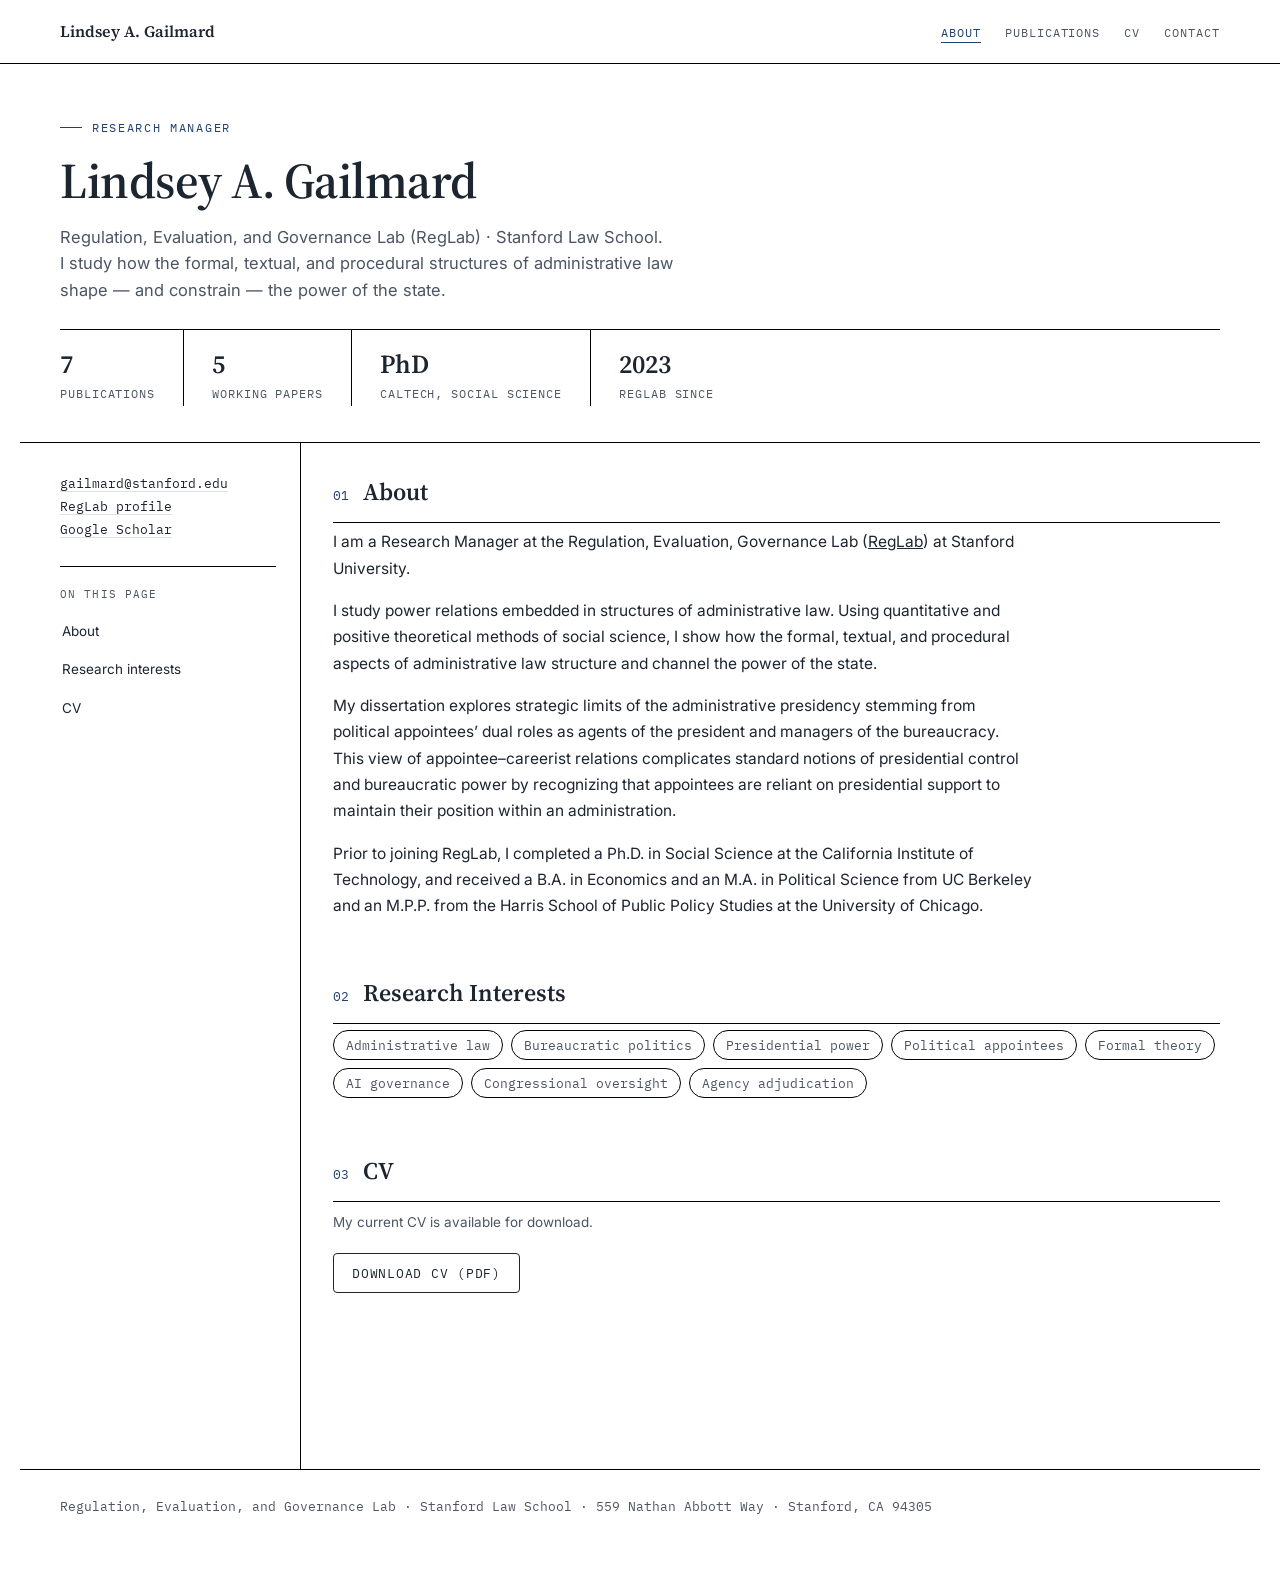
<file: index.html>
<!DOCTYPE html>
<html lang="en">
<head>
<meta charset="UTF-8">
<meta name="viewport" content="width=device-width, initial-scale=1.0">
<title>Lindsey A. Gailmard</title>
<meta name="description" content="Lindsey A. Gailmard — Research Manager, Regulation, Evaluation, and Governance Lab, Stanford Law School.">
<link rel="preconnect" href="https://fonts.googleapis.com">
<link href="https://fonts.googleapis.com/css2?family=Source+Serif+4:opsz,wght@8..60,400;8..60,500;8..60,600;8..60,700&family=Inter:wght@400;500;600;700&family=IBM+Plex+Mono:wght@400;500&display=swap" rel="stylesheet">
<style>
:root{
  --paper:#ffffff;
  --panel:#ffffff;
  --ink:#1c2530;
  --ink-soft:#4b5563;
  --hairline:#000000;
  --hairline-soft:#e0e0e0;
  --brass:#22406e;
  --brass-soft:#5b7fa9;
  --tag-methods:#175E54;
  --tag-policy:#8C1515;
  --tag-compliance:#006CB8;
  --tag-adjudication:#53284F;
}
*{box-sizing:border-box;}
html,body{margin:0;padding:0;}
body{
  background:var(--paper);
  color:var(--ink);
  font-family:'Inter',sans-serif;
  -webkit-font-smoothing:antialiased;
}
::selection{background:var(--brass-soft); color:#fff;}
a{color:inherit;}

/* ---------- TOP NAV ---------- */
.topnav{border-bottom:1px solid var(--hairline);}
.topnav-inner{
  max-width:1240px;
  margin:0 auto;
  padding:20px 40px;
  display:flex;
  justify-content:space-between;
  align-items:baseline;
  flex-wrap:wrap;
  gap:10px;
}
.topnav-name{
  font-family:'Source Serif 4',serif;
  font-weight:600;
  font-size:16px;
  text-decoration:none;
  color:var(--ink);
}
.topnav-links{
  display:flex;
  gap:24px;
  font-family:'IBM Plex Mono',monospace;
  font-size:12px;
  text-transform:uppercase;
  letter-spacing:.08em;
}
.topnav-links a{
  text-decoration:none;
  color:var(--ink-soft);
  border-bottom:1px solid transparent;
  padding-bottom:2px;
  transition:color .15s ease, border-color .15s ease;
}
.topnav-links a:hover, .topnav-links a.current{
  color:var(--brass);
  border-bottom-color:var(--brass);
}

/* ---------- HERO ---------- */
.hero{
  padding:56px 40px 36px;
  max-width:1240px;
  margin:0 auto;
  border-bottom:1px solid var(--hairline);
}
.hero-eyebrow{
  font-family:'IBM Plex Mono',monospace;
  font-size:12px;
  letter-spacing:.14em;
  text-transform:uppercase;
  color:var(--brass);
  display:flex;
  align-items:center;
  gap:10px;
  margin-bottom:18px;
}
.hero-eyebrow::before{
  content:"";
  width:22px;height:1px;background:var(--brass);
  display:inline-block;
}
h1{
  font-family:'Source Serif 4',serif;
  font-weight:600;
  font-size:clamp(30px,4vw,50px);
  line-height:1.1;
  margin:0 0 16px;
  letter-spacing:-.01em;
  max-width:20ch;
}
h1 em{font-style:italic; color:var(--brass);}
.hero-sub{
  font-size:16.5px;
  line-height:1.6;
  color:var(--ink-soft);
  max-width:66ch;
  margin:0 0 26px;
}
.hero-stats{
  display:flex;
  flex-wrap:wrap;
  gap:0;
  border-top:1px solid var(--hairline);
  margin-top:8px;
}
.stat{
  padding:16px 28px 4px 0;
  margin-right:28px;
  border-right:1px solid var(--hairline);
}
.stat:last-child{border-right:none;}
.stat-num{
  font-family:'Source Serif 4',serif;
  font-size:26px;
  font-weight:600;
  color:var(--ink);
  display:block;
}
.stat-label{
  font-size:11.5px;
  color:var(--ink-soft);
  text-transform:uppercase;
  letter-spacing:.08em;
  font-family:'IBM Plex Mono',monospace;
}

/* ---------- LAYOUT ---------- */
.layout{
  max-width:1240px;
  margin:0 auto;
  display:grid;
  grid-template-columns:280px 1fr;
  gap:0;
  align-items:start;
}
.sidebar{
  position:sticky;
  top:0;
  align-self:start;
  padding:32px 24px 40px 40px;
  height:100vh;
  overflow-y:auto;
}
.sidebar::-webkit-scrollbar{width:6px;}
.sidebar::-webkit-scrollbar-thumb{background:var(--hairline-soft);border-radius:3px;}

.search-wrap{margin-bottom:28px;}
.search-label{
  font-family:'IBM Plex Mono',monospace;
  font-size:11px;
  text-transform:uppercase;
  letter-spacing:.1em;
  color:var(--ink-soft);
  margin-bottom:8px;
  display:block;
}
#search{
  width:100%;
  padding:10px 12px;
  border:1px solid var(--hairline);
  background:var(--panel);
  border-radius:4px;
  font-family:'Inter',sans-serif;
  font-size:14px;
  color:var(--ink);
  outline:none;
  transition:border-color .15s ease;
}
#search:focus{border-color:var(--brass);}

nav.toc{border-top:1px solid var(--hairline); padding-top:20px;}
.toc-title{
  font-family:'IBM Plex Mono',monospace;
  font-size:11px;
  text-transform:uppercase;
  letter-spacing:.1em;
  color:var(--ink-soft);
  margin-bottom:12px;
  display:block;
}
.toc-item{
  display:flex;
  align-items:baseline;
  gap:10px;
  padding:9px 10px;
  margin:0 -10px 2px;
  border-radius:4px;
  cursor:pointer;
  text-decoration:none;
  border-left:2px solid transparent;
  transition:background .15s ease, border-color .15s ease;
}
.toc-item:hover{background:rgba(34,64,110,.08);}
.toc-item.active{
  border-left:2px solid var(--brass);
  background:rgba(34,64,110,.1);
}
.toc-num{
  font-family:'IBM Plex Mono',monospace;
  font-size:11px;
  color:var(--brass);
  flex-shrink:0;
  width:16px;
}
.toc-label{
  font-size:13.5px;
  line-height:1.35;
  color:var(--ink);
  flex:1;
}
.toc-count{
  font-family:'IBM Plex Mono',monospace;
  font-size:11px;
  color:var(--ink-soft);
  flex-shrink:0;
}

/* sidebar profile block used on About page */
.profile-block{margin-bottom:28px;}
.profile-photo{
  width:100%;
  aspect-ratio:1/1;
  object-fit:cover;
  border:1px solid var(--hairline);
  border-radius:4px;
  margin-bottom:16px;
}
.profile-contact{
  font-family:'IBM Plex Mono',monospace;
  font-size:12.5px;
  color:var(--ink-soft);
  display:flex;
  flex-direction:column;
  gap:6px;
}
.profile-contact a{
  text-decoration:none;
  border-bottom:1px solid var(--hairline-soft);
  color:var(--ink);
  width:fit-content;
}
.profile-contact a:hover{border-bottom-color:var(--brass); color:var(--brass);}

/* ---------- MAIN ---------- */
main{
  padding:32px 40px 120px 32px;
  border-left:1px solid var(--hairline);
  min-height:100vh;
}
.group-section{margin-bottom:56px;scroll-margin-top:24px;}
.group-head{
  display:flex;
  align-items:baseline;
  gap:14px;
  margin-bottom:6px;
  padding-bottom:14px;
  border-bottom:1px solid var(--hairline);
}
.group-index{
  font-family:'IBM Plex Mono',monospace;
  font-size:13px;
  color:var(--brass);
}
.group-title{
  font-family:'Source Serif 4',serif;
  font-size:24px;
  font-weight:600;
  margin:0;
}
.group-desc{
  font-size:13.5px;
  color:var(--ink-soft);
  margin:10px 0 20px;
  max-width:70ch;
  line-height:1.55;
}

.prose{max-width:70ch;}
.prose p{
  font-size:15.5px;
  line-height:1.7;
  color:var(--ink);
  margin:0 0 16px;
}
.prose p:last-child{margin-bottom:0;}

.interests-list{
  display:flex;
  flex-wrap:wrap;
  gap:8px;
  list-style:none;
  padding:0;
  margin:0;
}
.interests-list li{
  font-family:'IBM Plex Mono',monospace;
  font-size:12.5px;
  color:var(--ink-soft);
  border:1px solid var(--hairline);
  padding:6px 12px;
  border-radius:20px;
}

.cv-download{
  display:inline-flex;
  align-items:center;
  gap:8px;
  font-family:'IBM Plex Mono',monospace;
  font-size:12.5px;
  text-transform:uppercase;
  letter-spacing:.06em;
  border:1px solid var(--ink);
  color:var(--ink);
  padding:11px 18px;
  border-radius:4px;
  text-decoration:none;
  transition:all .15s ease;
}
.cv-download:hover{background:var(--ink); color:#fff;}

/* ---------- PUBLICATION ENTRIES ---------- */
.pub-list{display:flex;flex-direction:column;}
.pub{
  display:grid;
  grid-template-columns:64px 1fr;
  gap:18px;
  padding:20px 4px;
  border-bottom:1px solid var(--hairline-soft);
}
.pub:last-child{border-bottom:none;}
.pub-date{
  font-family:'IBM Plex Mono',monospace;
  font-size:12px;
  color:var(--ink-soft);
  padding-top:2px;
}
.pub-authors{
  font-size:13.5px;
  color:var(--ink-soft);
  margin:0 0 4px;
}
.pub-authors .me{color:var(--ink); font-weight:600;}
.pub-title{
  font-family:'Source Serif 4',serif;
  font-size:16.5px;
  font-weight:600;
  line-height:1.4;
  margin:0 0 5px;
}
.pub-venue{
  font-size:13.5px;
  font-style:italic;
  color:var(--ink-soft);
  margin:0 0 8px;
}
.pub-meta{
  display:flex;
  align-items:center;
  flex-wrap:wrap;
  gap:8px;
  margin-bottom:8px;
}
.tag{
  font-family:'IBM Plex Mono',monospace;
  font-size:10px;
  text-transform:uppercase;
  letter-spacing:.05em;
  padding:2px 7px;
  border-radius:3px;
  color:#fff;
}
.tag-status{background:var(--brass);}
.pub-links{
  font-family:'IBM Plex Mono',monospace;
  font-size:12px;
  display:flex;
  gap:14px;
  margin-bottom:8px;
}
.pub-links a{
  color:var(--brass);
  text-decoration:none;
  border-bottom:1px solid rgba(34,64,110,.35);
}
.pub-links a:hover{border-bottom-color:var(--brass);}
.pub-abstract{
  font-size:14px;
  color:var(--ink-soft);
  line-height:1.65;
  margin:6px 0 0;
}

.empty-state{
  padding:60px 0;
  text-align:center;
  color:var(--ink-soft);
  font-size:14px;
}

footer{
  max-width:1240px;
  margin:0 auto;
  padding:28px 40px 60px;
  border-top:1px solid var(--hairline);
  font-size:12.5px;
  color:var(--ink-soft);
  font-family:'IBM Plex Mono',monospace;
}

@media (max-width:900px){
  .layout{grid-template-columns:1fr;}
  .sidebar{position:relative;height:auto;padding:24px 20px 0;}
  main{border-left:none;padding:24px 20px 100px;}
  .hero{padding:40px 20px 28px;}
  .pub{grid-template-columns:1fr;gap:4px;}
}

</style>
</head>
<body>

<div class="topnav">
  <div class="topnav-inner">
    <a class="topnav-name" href="index.html">Lindsey A. Gailmard</a>
    <div class="topnav-links">
      <a href="index.html" class="current">About</a>
      <a href="publications.html">Publications</a>
      <a href="files/cv.pdf">CV</a>
      <a href="#contact">Contact</a>
    </div>
  </div>
</div>

<div class="hero">
  <div class="hero-eyebrow">Research Manager</div>
  <h1>Lindsey A. Gailmard</h1>
  <p class="hero-sub">Regulation, Evaluation, and Governance Lab (RegLab) &middot; Stanford Law School.<br>I study how the formal, textual, and procedural structures of administrative law shape &mdash; and constrain &mdash; the power of the state.</p>
  <div class="hero-stats">
    <div class="stat"><span class="stat-num">7</span><span class="stat-label">Publications</span></div>
    <div class="stat"><span class="stat-num">5</span><span class="stat-label">Working papers</span></div>
    <div class="stat"><span class="stat-num">PhD</span><span class="stat-label">Caltech, Social Science</span></div>
    <div class="stat"><span class="stat-num">2023</span><span class="stat-label">RegLab since</span></div>
  </div>
</div>

<div class="layout">
  <aside class="sidebar">
    <div class="profile-block">
      <div class="profile-contact" id="contact">
        <a href="mailto:gailmard@stanford.edu">gailmard@stanford.edu</a>
        <a href="https://reglab.stanford.edu/team-members/lindsey-gailmard/" target="_blank" rel="noopener">RegLab profile</a>
        <a href="https://scholar.google.com/citations?hl=en&user=VBwSMMIAAAAJ" target="_blank" rel="noopener">Google Scholar</a>
      </div>
    </div>

    <nav class="toc">
      <span class="toc-title">On this page</span>
      <a href="#about" class="toc-item"><span class="toc-label">About</span></a>
      <a href="#interests" class="toc-item"><span class="toc-label">Research interests</span></a>
      <a href="#cv" class="toc-item"><span class="toc-label">CV</span></a>
    </nav>
  </aside>

  <main>
    <section class="group-section" id="about">
      <div class="group-head">
        <span class="group-index">01</span>
        <h2 class="group-title">About</h2>
      </div>
      <div class="prose">
        <p>I am a Research Manager at the Regulation, Evaluation, Governance Lab (<a href="https://reglab.stanford.edu/" target="_blank" rel="noopener">RegLab</a>) at Stanford University.</p>
        <p>I study power relations embedded in structures of administrative law. Using quantitative and positive theoretical methods of social science, I show how the formal, textual, and procedural aspects of administrative law structure and channel the power of the state.</p>
        <p>My dissertation explores strategic limits of the administrative presidency stemming from political appointees&rsquo; dual roles as agents of the president and managers of the bureaucracy. This view of appointee&ndash;careerist relations complicates standard notions of presidential control and bureaucratic power by recognizing that appointees are reliant on presidential support to maintain their position within an administration.</p>
        <p>Prior to joining RegLab, I completed a Ph.D. in Social Science at the California Institute of Technology, and received a B.A. in Economics and an M.A. in Political Science from UC Berkeley and an M.P.P. from the Harris School of Public Policy Studies at the University of Chicago.</p>
      </div>
    </section>

    <section class="group-section" id="interests">
      <div class="group-head">
        <span class="group-index">02</span>
        <h2 class="group-title">Research Interests</h2>
      </div>
      <ul class="interests-list">
        <li>Administrative law</li>
        <li>Bureaucratic politics</li>
        <li>Presidential power</li>
        <li>Political appointees</li>
        <li>Formal theory</li>
        <li>AI governance</li>
        <li>Congressional oversight</li>
        <li>Agency adjudication</li>
      </ul>
    </section>

    <section class="group-section" id="cv">
      <div class="group-head">
        <span class="group-index">03</span>
        <h2 class="group-title">CV</h2>
      </div>
      <p class="group-desc" style="margin-bottom:20px;">My current CV is available for download.</p>
      <a class="cv-download" href="files/cv.pdf">Download CV (PDF)</a>
    </section>
  </main>
</div>

<footer>
  Regulation, Evaluation, and Governance Lab &middot; Stanford Law School &middot; 559 Nathan Abbott Way &middot; Stanford, CA 94305
</footer>

</body>
</html>
</file>
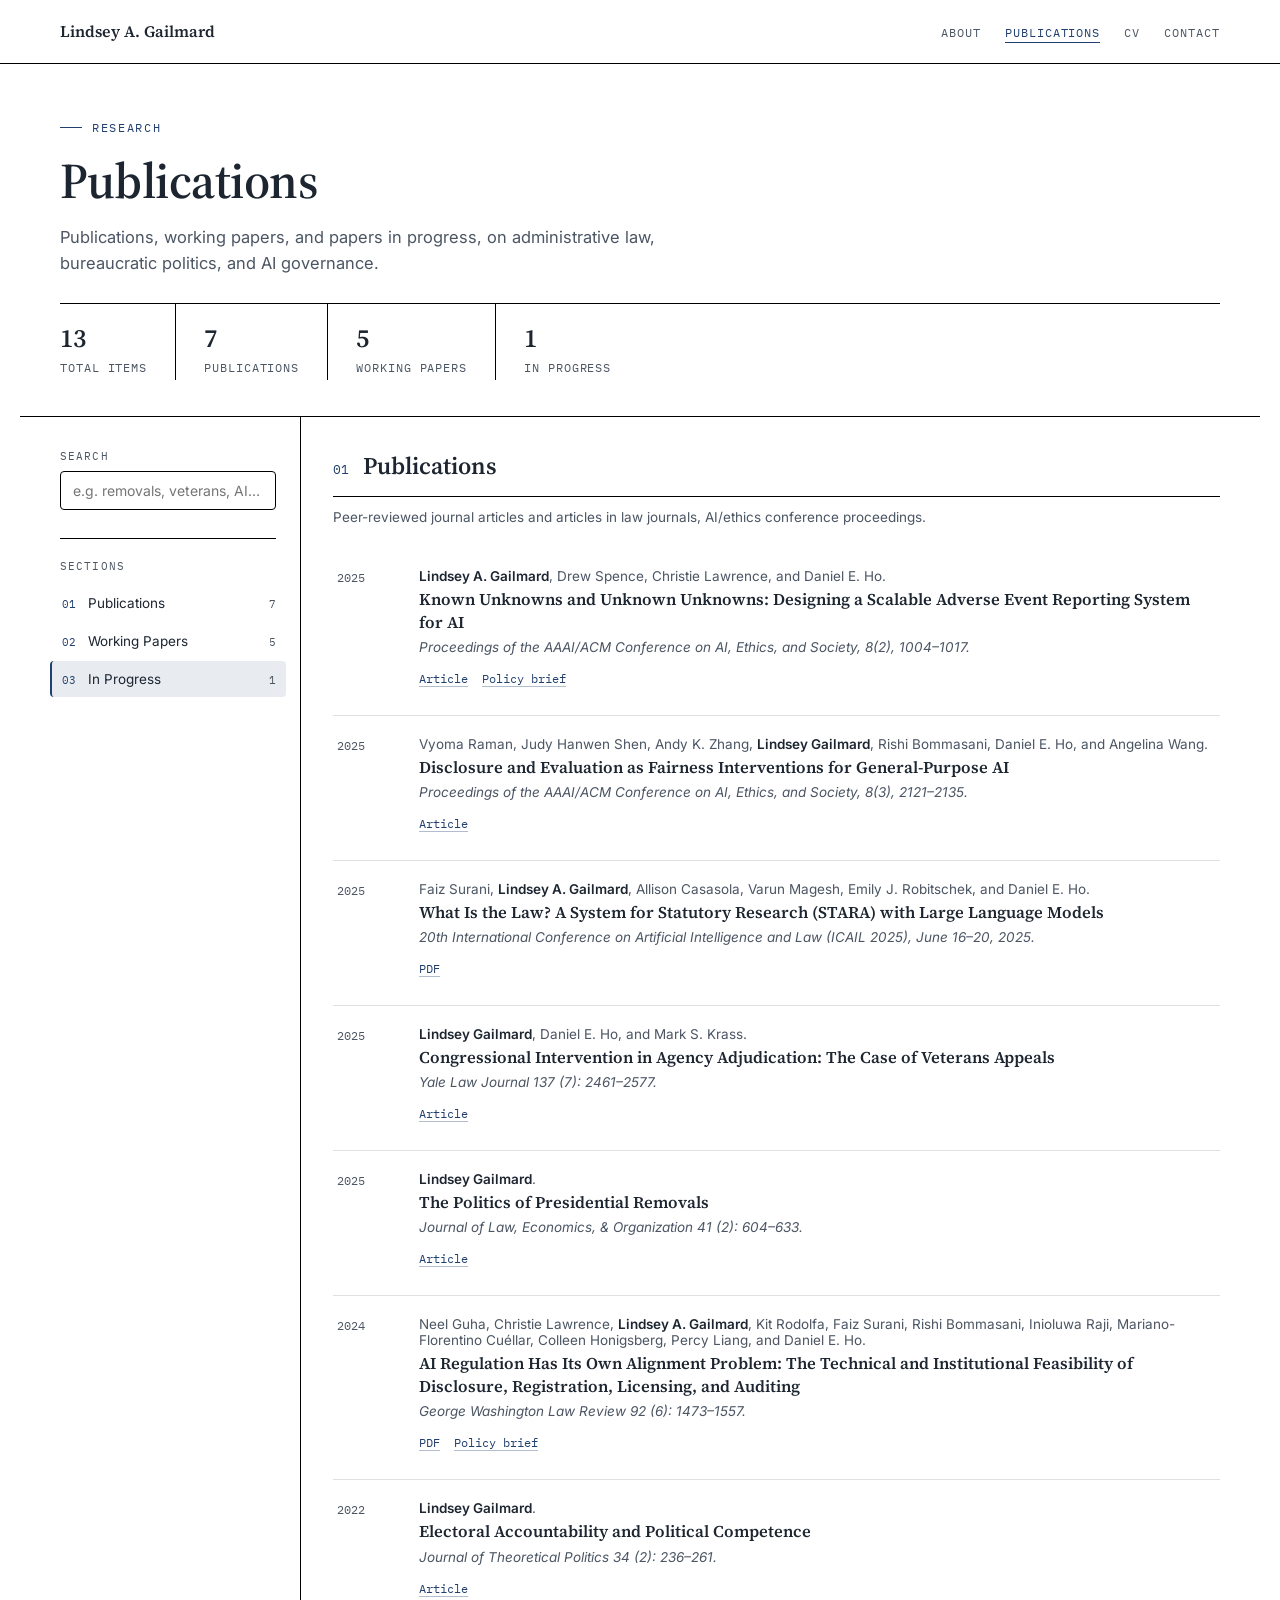
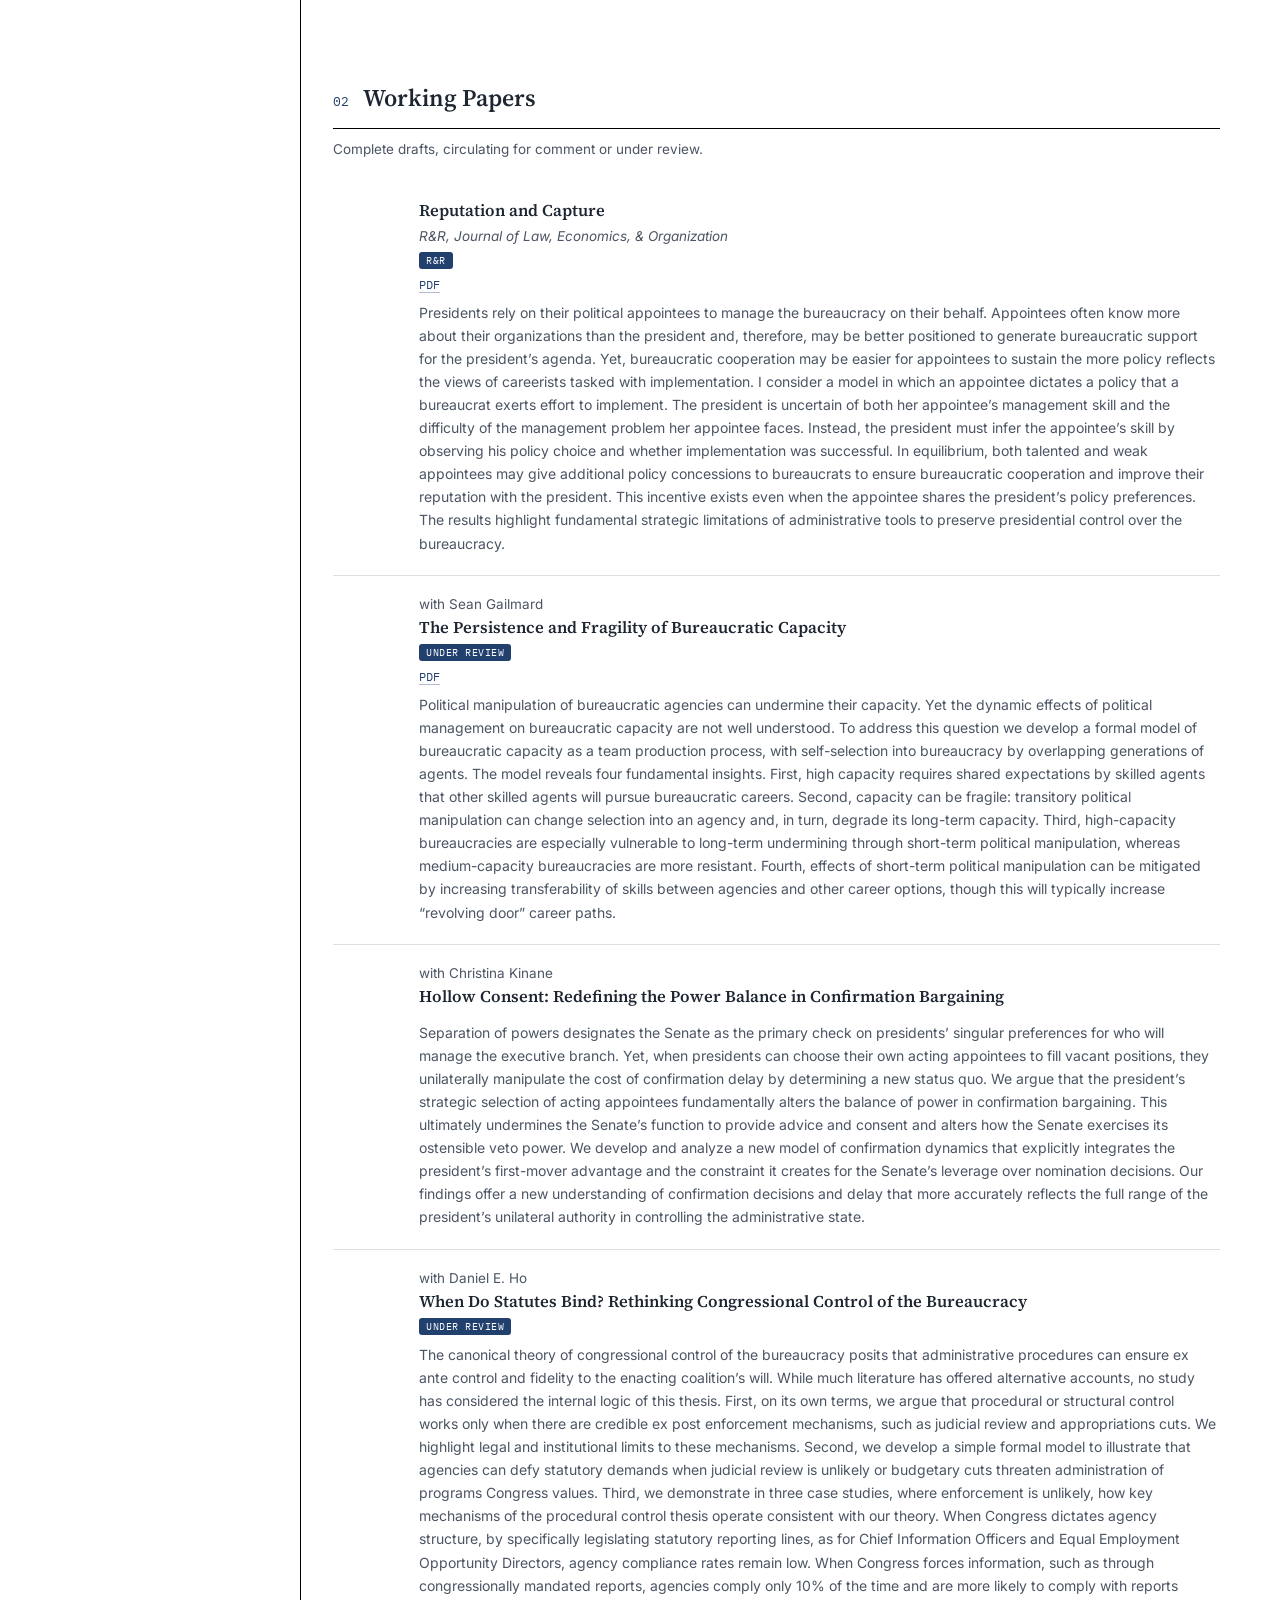
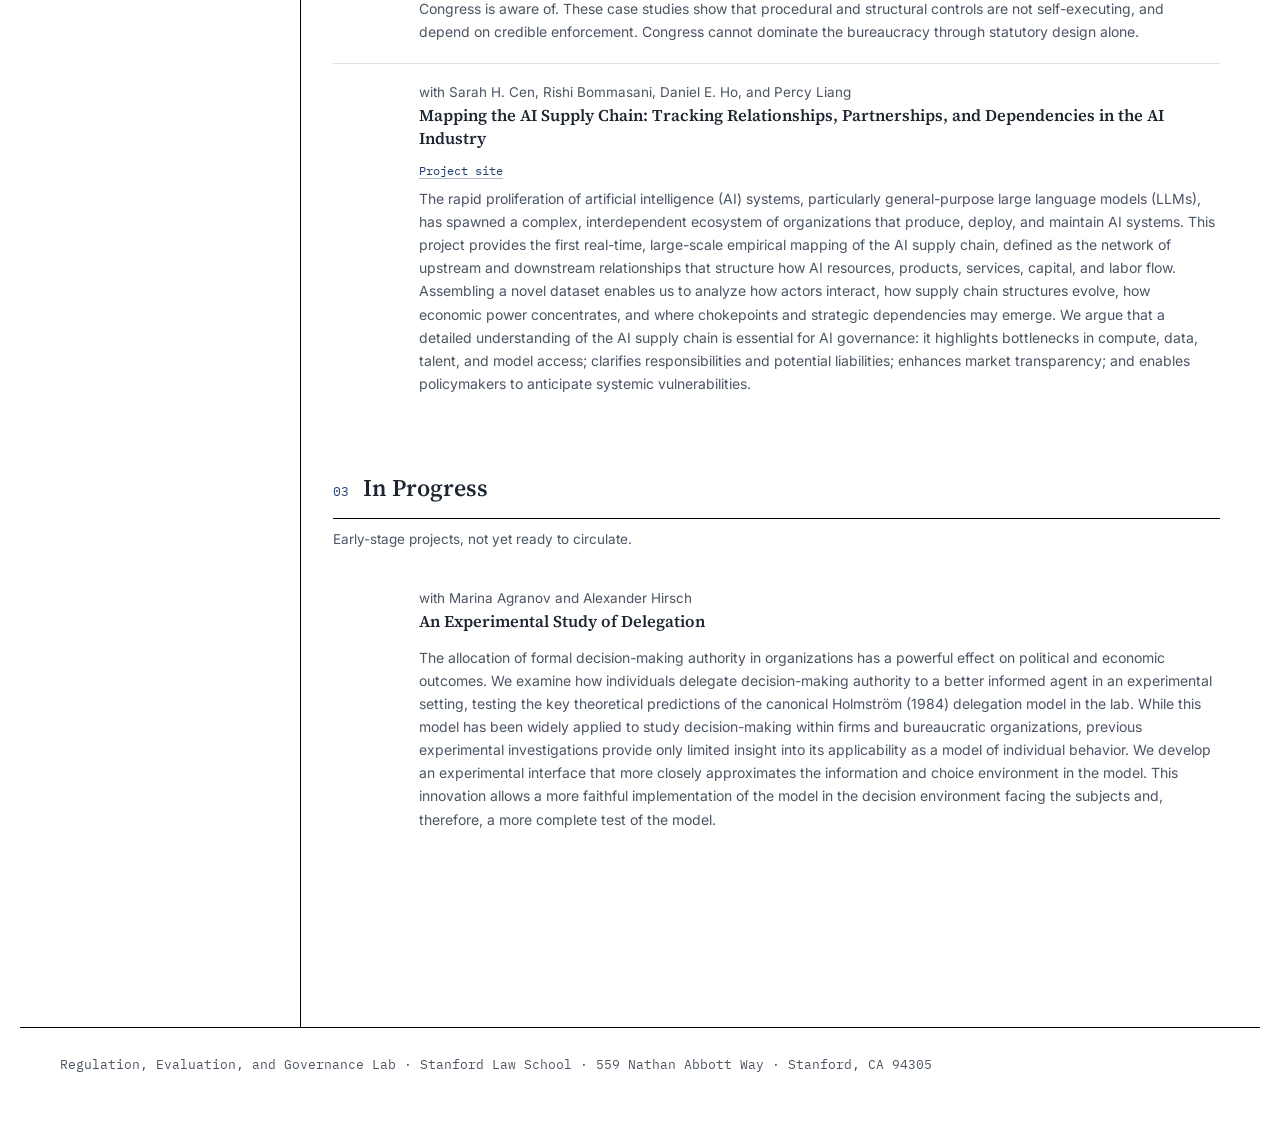
<file: publications.html>
<!DOCTYPE html>
<html lang="en">
<head>
<meta charset="UTF-8">
<meta name="viewport" content="width=device-width, initial-scale=1.0">
<title>Publications | Lindsey A. Gailmard</title>
<link rel="preconnect" href="https://fonts.googleapis.com">
<link href="https://fonts.googleapis.com/css2?family=Source+Serif+4:opsz,wght@8..60,400;8..60,500;8..60,600;8..60,700&family=Inter:wght@400;500;600;700&family=IBM+Plex+Mono:wght@400;500&display=swap" rel="stylesheet">
<style>
:root{
  --paper:#ffffff;
  --panel:#ffffff;
  --ink:#1c2530;
  --ink-soft:#4b5563;
  --hairline:#000000;
  --hairline-soft:#e0e0e0;
  --brass:#22406e;
  --brass-soft:#5b7fa9;
  --tag-methods:#175E54;
  --tag-policy:#8C1515;
  --tag-compliance:#006CB8;
  --tag-adjudication:#53284F;
}
*{box-sizing:border-box;}
html,body{margin:0;padding:0;}
body{
  background:var(--paper);
  color:var(--ink);
  font-family:'Inter',sans-serif;
  -webkit-font-smoothing:antialiased;
}
::selection{background:var(--brass-soft); color:#fff;}
a{color:inherit;}

/* ---------- TOP NAV ---------- */
.topnav{border-bottom:1px solid var(--hairline);}
.topnav-inner{
  max-width:1240px;
  margin:0 auto;
  padding:20px 40px;
  display:flex;
  justify-content:space-between;
  align-items:baseline;
  flex-wrap:wrap;
  gap:10px;
}
.topnav-name{
  font-family:'Source Serif 4',serif;
  font-weight:600;
  font-size:16px;
  text-decoration:none;
  color:var(--ink);
}
.topnav-links{
  display:flex;
  gap:24px;
  font-family:'IBM Plex Mono',monospace;
  font-size:12px;
  text-transform:uppercase;
  letter-spacing:.08em;
}
.topnav-links a{
  text-decoration:none;
  color:var(--ink-soft);
  border-bottom:1px solid transparent;
  padding-bottom:2px;
  transition:color .15s ease, border-color .15s ease;
}
.topnav-links a:hover, .topnav-links a.current{
  color:var(--brass);
  border-bottom-color:var(--brass);
}

/* ---------- HERO ---------- */
.hero{
  padding:56px 40px 36px;
  max-width:1240px;
  margin:0 auto;
  border-bottom:1px solid var(--hairline);
}
.hero-eyebrow{
  font-family:'IBM Plex Mono',monospace;
  font-size:12px;
  letter-spacing:.14em;
  text-transform:uppercase;
  color:var(--brass);
  display:flex;
  align-items:center;
  gap:10px;
  margin-bottom:18px;
}
.hero-eyebrow::before{
  content:"";
  width:22px;height:1px;background:var(--brass);
  display:inline-block;
}
h1{
  font-family:'Source Serif 4',serif;
  font-weight:600;
  font-size:clamp(30px,4vw,50px);
  line-height:1.1;
  margin:0 0 16px;
  letter-spacing:-.01em;
  max-width:20ch;
}
h1 em{font-style:italic; color:var(--brass);}
.hero-sub{
  font-size:16.5px;
  line-height:1.6;
  color:var(--ink-soft);
  max-width:66ch;
  margin:0 0 26px;
}
.hero-stats{
  display:flex;
  flex-wrap:wrap;
  gap:0;
  border-top:1px solid var(--hairline);
  margin-top:8px;
}
.stat{
  padding:16px 28px 4px 0;
  margin-right:28px;
  border-right:1px solid var(--hairline);
}
.stat:last-child{border-right:none;}
.stat-num{
  font-family:'Source Serif 4',serif;
  font-size:26px;
  font-weight:600;
  color:var(--ink);
  display:block;
}
.stat-label{
  font-size:11.5px;
  color:var(--ink-soft);
  text-transform:uppercase;
  letter-spacing:.08em;
  font-family:'IBM Plex Mono',monospace;
}

/* ---------- LAYOUT ---------- */
.layout{
  max-width:1240px;
  margin:0 auto;
  display:grid;
  grid-template-columns:280px 1fr;
  gap:0;
  align-items:start;
}
.sidebar{
  position:sticky;
  top:0;
  align-self:start;
  padding:32px 24px 40px 40px;
  height:100vh;
  overflow-y:auto;
}
.sidebar::-webkit-scrollbar{width:6px;}
.sidebar::-webkit-scrollbar-thumb{background:var(--hairline-soft);border-radius:3px;}

.search-wrap{margin-bottom:28px;}
.search-label{
  font-family:'IBM Plex Mono',monospace;
  font-size:11px;
  text-transform:uppercase;
  letter-spacing:.1em;
  color:var(--ink-soft);
  margin-bottom:8px;
  display:block;
}
#search{
  width:100%;
  padding:10px 12px;
  border:1px solid var(--hairline);
  background:var(--panel);
  border-radius:4px;
  font-family:'Inter',sans-serif;
  font-size:14px;
  color:var(--ink);
  outline:none;
  transition:border-color .15s ease;
}
#search:focus{border-color:var(--brass);}

nav.toc{border-top:1px solid var(--hairline); padding-top:20px;}
.toc-title{
  font-family:'IBM Plex Mono',monospace;
  font-size:11px;
  text-transform:uppercase;
  letter-spacing:.1em;
  color:var(--ink-soft);
  margin-bottom:12px;
  display:block;
}
.toc-item{
  display:flex;
  align-items:baseline;
  gap:10px;
  padding:9px 10px;
  margin:0 -10px 2px;
  border-radius:4px;
  cursor:pointer;
  text-decoration:none;
  border-left:2px solid transparent;
  transition:background .15s ease, border-color .15s ease;
}
.toc-item:hover{background:rgba(34,64,110,.08);}
.toc-item.active{
  border-left:2px solid var(--brass);
  background:rgba(34,64,110,.1);
}
.toc-num{
  font-family:'IBM Plex Mono',monospace;
  font-size:11px;
  color:var(--brass);
  flex-shrink:0;
  width:16px;
}
.toc-label{
  font-size:13.5px;
  line-height:1.35;
  color:var(--ink);
  flex:1;
}
.toc-count{
  font-family:'IBM Plex Mono',monospace;
  font-size:11px;
  color:var(--ink-soft);
  flex-shrink:0;
}

/* sidebar profile block used on About page */
.profile-block{margin-bottom:28px;}
.profile-photo{
  width:100%;
  aspect-ratio:1/1;
  object-fit:cover;
  border:1px solid var(--hairline);
  border-radius:4px;
  margin-bottom:16px;
}
.profile-contact{
  font-family:'IBM Plex Mono',monospace;
  font-size:12.5px;
  color:var(--ink-soft);
  display:flex;
  flex-direction:column;
  gap:6px;
}
.profile-contact a{
  text-decoration:none;
  border-bottom:1px solid var(--hairline-soft);
  color:var(--ink);
  width:fit-content;
}
.profile-contact a:hover{border-bottom-color:var(--brass); color:var(--brass);}

/* ---------- MAIN ---------- */
main{
  padding:32px 40px 120px 32px;
  border-left:1px solid var(--hairline);
  min-height:100vh;
}
.group-section{margin-bottom:56px;scroll-margin-top:24px;}
.group-head{
  display:flex;
  align-items:baseline;
  gap:14px;
  margin-bottom:6px;
  padding-bottom:14px;
  border-bottom:1px solid var(--hairline);
}
.group-index{
  font-family:'IBM Plex Mono',monospace;
  font-size:13px;
  color:var(--brass);
}
.group-title{
  font-family:'Source Serif 4',serif;
  font-size:24px;
  font-weight:600;
  margin:0;
}
.group-desc{
  font-size:13.5px;
  color:var(--ink-soft);
  margin:10px 0 20px;
  max-width:70ch;
  line-height:1.55;
}

.prose{max-width:70ch;}
.prose p{
  font-size:15.5px;
  line-height:1.7;
  color:var(--ink);
  margin:0 0 16px;
}
.prose p:last-child{margin-bottom:0;}

.interests-list{
  display:flex;
  flex-wrap:wrap;
  gap:8px;
  list-style:none;
  padding:0;
  margin:0;
}
.interests-list li{
  font-family:'IBM Plex Mono',monospace;
  font-size:12.5px;
  color:var(--ink-soft);
  border:1px solid var(--hairline);
  padding:6px 12px;
  border-radius:20px;
}

.cv-download{
  display:inline-flex;
  align-items:center;
  gap:8px;
  font-family:'IBM Plex Mono',monospace;
  font-size:12.5px;
  text-transform:uppercase;
  letter-spacing:.06em;
  border:1px solid var(--ink);
  color:var(--ink);
  padding:11px 18px;
  border-radius:4px;
  text-decoration:none;
  transition:all .15s ease;
}
.cv-download:hover{background:var(--ink); color:#fff;}

/* ---------- PUBLICATION ENTRIES ---------- */
.pub-list{display:flex;flex-direction:column;}
.pub{
  display:grid;
  grid-template-columns:64px 1fr;
  gap:18px;
  padding:20px 4px;
  border-bottom:1px solid var(--hairline-soft);
}
.pub:last-child{border-bottom:none;}
.pub-date{
  font-family:'IBM Plex Mono',monospace;
  font-size:12px;
  color:var(--ink-soft);
  padding-top:2px;
}
.pub-authors{
  font-size:13.5px;
  color:var(--ink-soft);
  margin:0 0 4px;
}
.pub-authors .me{color:var(--ink); font-weight:600;}
.pub-title{
  font-family:'Source Serif 4',serif;
  font-size:16.5px;
  font-weight:600;
  line-height:1.4;
  margin:0 0 5px;
}
.pub-venue{
  font-size:13.5px;
  font-style:italic;
  color:var(--ink-soft);
  margin:0 0 8px;
}
.pub-meta{
  display:flex;
  align-items:center;
  flex-wrap:wrap;
  gap:8px;
  margin-bottom:8px;
}
.tag{
  font-family:'IBM Plex Mono',monospace;
  font-size:10px;
  text-transform:uppercase;
  letter-spacing:.05em;
  padding:2px 7px;
  border-radius:3px;
  color:#fff;
}
.tag-status{background:var(--brass);}
.pub-links{
  font-family:'IBM Plex Mono',monospace;
  font-size:12px;
  display:flex;
  gap:14px;
  margin-bottom:8px;
}
.pub-links a{
  color:var(--brass);
  text-decoration:none;
  border-bottom:1px solid rgba(34,64,110,.35);
}
.pub-links a:hover{border-bottom-color:var(--brass);}
.pub-abstract{
  font-size:14px;
  color:var(--ink-soft);
  line-height:1.65;
  margin:6px 0 0;
}

.empty-state{
  padding:60px 0;
  text-align:center;
  color:var(--ink-soft);
  font-size:14px;
}

footer{
  max-width:1240px;
  margin:0 auto;
  padding:28px 40px 60px;
  border-top:1px solid var(--hairline);
  font-size:12.5px;
  color:var(--ink-soft);
  font-family:'IBM Plex Mono',monospace;
}

@media (max-width:900px){
  .layout{grid-template-columns:1fr;}
  .sidebar{position:relative;height:auto;padding:24px 20px 0;}
  main{border-left:none;padding:24px 20px 100px;}
  .hero{padding:40px 20px 28px;}
  .pub{grid-template-columns:1fr;gap:4px;}
}

</style>
</head>
<body>

<div class="topnav">
  <div class="topnav-inner">
    <a class="topnav-name" href="index.html">Lindsey A. Gailmard</a>
    <div class="topnav-links">
      <a href="index.html">About</a>
      <a href="publications.html" class="current">Publications</a>
      <a href="files/cv.pdf">CV</a>
      <a href="index.html#contact">Contact</a>
    </div>
  </div>
</div>

<div class="hero">
  <div class="hero-eyebrow">Research</div>
  <h1>Publications</h1>
  <p class="hero-sub">Publications, working papers, and papers in progress, on administrative law, bureaucratic politics, and AI governance.</p>
  <div class="hero-stats" id="stats"></div>
</div>

<div class="layout">
  <aside class="sidebar">
    <div class="search-wrap">
      <label class="search-label" for="search">Search</label>
      <input id="search" type="text" placeholder="e.g. removals, veterans, AI&hellip;" autocomplete="off">
    </div>
    <nav class="toc" id="toc">
      <span class="toc-title">Sections</span>
    </nav>
  </aside>

  <main id="main"></main>
</div>

<footer>
  Regulation, Evaluation, and Governance Lab &middot; Stanford Law School &middot; 559 Nathan Abbott Way &middot; Stanford, CA 94305
</footer>

<script id="pubdata" type="application/json">
{
  "groups": {
    "P": "Publications",
    "W": "Working Papers",
    "I": "In Progress"
  },
  "pubs": [
    {
      "authors": "<span class=\"me\">Lindsey A. Gailmard</span>, Drew Spence, Christie Lawrence, and Daniel E. Ho.",
      "title": "Known Unknowns and Unknown Unknowns: Designing a Scalable Adverse Event Reporting System for AI",
      "venue": "Proceedings of the AAAI/ACM Conference on AI, Ethics, and Society, 8(2), 1004\u20131017.",
      "year": "2025",
      "group": "P",
      "links": [{"label":"Article","url":"https://ojs.aaai.org/index.php/AIES/article/view/36607"},{"label":"Policy brief","url":"https://hai.stanford.edu/assets/files/hai-reglab-issue-brief-adverse-event-reporting-for-ai.pdf"}],
      "abstract": ""
    },
    {
      "authors": "Vyoma Raman, Judy Hanwen Shen, Andy K. Zhang, <span class=\"me\">Lindsey Gailmard</span>, Rishi Bommasani, Daniel E. Ho, and Angelina Wang.",
      "title": "Disclosure and Evaluation as Fairness Interventions for General-Purpose AI",
      "venue": "Proceedings of the AAAI/ACM Conference on AI, Ethics, and Society, 8(3), 2121\u20132135.",
      "year": "2025",
      "group": "P",
      "links": [{"label":"Article","url":"https://ojs.aaai.org/index.php/AIES/article/view/36700"}],
      "abstract": ""
    },
    {
      "authors": "Faiz Surani, <span class=\"me\">Lindsey A. Gailmard</span>, Allison Casasola, Varun Magesh, Emily J. Robitschek, and Daniel E. Ho.",
      "title": "What Is the Law? A System for Statutory Research (STARA) with Large Language Models",
      "venue": "20th International Conference on Artificial Intelligence and Law (ICAIL 2025), June 16\u201320, 2025.",
      "year": "2025",
      "group": "P",
      "links": [{"label":"PDF","url":"https://www.lgailmard.com/_files/ugd/d6bcbb_7c3c1be451d048d0a850e3c116710773.pdf"}],
      "abstract": ""
    },
    {
      "authors": "<span class=\"me\">Lindsey Gailmard</span>, Daniel E. Ho, and Mark S. Krass.",
      "title": "Congressional Intervention in Agency Adjudication: The Case of Veterans Appeals",
      "venue": "Yale Law Journal 137 (7): 2461\u20132577.",
      "year": "2025",
      "group": "P",
      "links": [{"label":"Article","url":"https://www.yalelawjournal.org/feature/congressional-intervention-in-agency-adjudication-the-case-of-veterans-appeals"}],
      "abstract": ""
    },
    {
      "authors": "<span class=\"me\">Lindsey Gailmard</span>.",
      "title": "The Politics of Presidential Removals",
      "venue": "Journal of Law, Economics, &amp; Organization 41 (2): 604\u2013633.",
      "year": "2025",
      "group": "P",
      "links": [{"label":"Article","url":"https://academic.oup.com/jleo/advance-article-abstract/doi/10.1093/jleo/ewae006/7610770"}],
      "abstract": ""
    },
    {
      "authors": "Neel Guha, Christie Lawrence, <span class=\"me\">Lindsey A. Gailmard</span>, Kit Rodolfa, Faiz Surani, Rishi Bommasani, Inioluwa Raji, Mariano-Florentino Cu\u00e9llar, Colleen Honigsberg, Percy Liang, and Daniel E. Ho.",
      "title": "AI Regulation Has Its Own Alignment Problem: The Technical and Institutional Feasibility of Disclosure, Registration, Licensing, and Auditing",
      "venue": "George Washington Law Review 92 (6): 1473\u20131557.",
      "year": "2024",
      "group": "P",
      "links": [{"label":"PDF","url":"https://www.gwlr.org/wp-content/uploads/2024/12/92-Geo.-Wash.-L.-Rev.-1473.pdf"},{"label":"Policy brief","url":"https://hai.stanford.edu/policy-brief-ai-regulatory-alignment-problem"}],
      "abstract": ""
    },
    {
      "authors": "<span class=\"me\">Lindsey Gailmard</span>.",
      "title": "Electoral Accountability and Political Competence",
      "venue": "Journal of Theoretical Politics 34 (2): 236\u2013261.",
      "year": "2022",
      "group": "P",
      "links": [{"label":"Article","url":"https://journals.sagepub.com/doi/abs/10.1177/09516298221081809"}],
      "abstract": ""
    },
    {
      "title": "Reputation and Capture",
      "authors": "",
      "venue": "R&amp;R, Journal of Law, Economics, &amp; Organization",
      "year": "",
      "group": "W",
      "status": "R&R",
      "links": [{"label":"PDF","url":"https://www.lgailmard.com/_files/ugd/d6bcbb_698c0b3816e3421f896d7476e2d09133.pdf"}],
      "abstract": "Presidents rely on their political appointees to manage the bureaucracy on their behalf. Appointees often know more about their organizations than the president and, therefore, may be better positioned to generate bureaucratic support for the president\u2019s agenda. Yet, bureaucratic cooperation may be easier for appointees to sustain the more policy reflects the views of careerists tasked with implementation. I consider a model in which an appointee dictates a policy that a bureaucrat exerts effort to implement. The president is uncertain of both her appointee\u2019s management skill and the difficulty of the management problem her appointee faces. Instead, the president must infer the appointee\u2019s skill by observing his policy choice and whether implementation was successful. In equilibrium, both talented and weak appointees may give additional policy concessions to bureaucrats to ensure bureaucratic cooperation and improve their reputation with the president. This incentive exists even when the appointee shares the president\u2019s policy preferences. The results highlight fundamental strategic limitations of administrative tools to preserve presidential control over the bureaucracy."
    },
    {
      "title": "The Persistence and Fragility of Bureaucratic Capacity",
      "authors": "with Sean Gailmard",
      "venue": "",
      "year": "",
      "group": "W",
      "status": "Under review",
      "links": [{"label":"PDF","url":"https://www.lgailmard.com/_files/ugd/d6bcbb_f7f5d620727a4b1b81746e46f7c35cc9.pdf"}],
      "abstract": "Political manipulation of bureaucratic agencies can undermine their capacity. Yet the dynamic effects of political management on bureaucratic capacity are not well understood. To address this question we develop a formal model of bureaucratic capacity as a team production process, with self-selection into bureaucracy by overlapping generations of agents. The model reveals four fundamental insights. First, high capacity requires shared expectations by skilled agents that other skilled agents will pursue bureaucratic careers. Second, capacity can be fragile: transitory political manipulation can change selection into an agency and, in turn, degrade its long-term capacity. Third, high-capacity bureaucracies are especially vulnerable to long-term undermining through short-term political manipulation, whereas medium-capacity bureaucracies are more resistant. Fourth, effects of short-term political manipulation can be mitigated by increasing transferability of skills between agencies and other career options, though this will typically increase \u201crevolving door\u201d career paths."
    },
    {
      "title": "Hollow Consent: Redefining the Power Balance in Confirmation Bargaining",
      "authors": "with Christina Kinane",
      "venue": "",
      "year": "",
      "group": "W",
      "links": [],
      "abstract": "Separation of powers designates the Senate as the primary check on presidents\u2019 singular preferences for who will manage the executive branch. Yet, when presidents can choose their own acting appointees to fill vacant positions, they unilaterally manipulate the cost of confirmation delay by determining a new status quo. We argue that the president\u2019s strategic selection of acting appointees fundamentally alters the balance of power in confirmation bargaining. This ultimately undermines the Senate\u2019s function to provide advice and consent and alters how the Senate exercises its ostensible veto power. We develop and analyze a new model of confirmation dynamics that explicitly integrates the president\u2019s first-mover advantage and the constraint it creates for the Senate\u2019s leverage over nomination decisions. Our findings offer a new understanding of confirmation decisions and delay that more accurately reflects the full range of the president\u2019s unilateral authority in controlling the administrative state."
    },
    {
      "title": "When Do Statutes Bind? Rethinking Congressional Control of the Bureaucracy",
      "authors": "with Daniel E. Ho",
      "venue": "",
      "year": "",
      "group": "W",
      "status": "Under review",
      "links": [],
      "abstract": "The canonical theory of congressional control of the bureaucracy posits that administrative procedures can ensure ex ante control and fidelity to the enacting coalition\u2019s will. While much literature has offered alternative accounts, no study has considered the internal logic of this thesis. First, on its own terms, we argue that procedural or structural control works only when there are credible ex post enforcement mechanisms, such as judicial review and appropriations cuts. We highlight legal and institutional limits to these mechanisms. Second, we develop a simple formal model to illustrate that agencies can defy statutory demands when judicial review is unlikely or budgetary cuts threaten administration of programs Congress values. Third, we demonstrate in three case studies, where enforcement is unlikely, how key mechanisms of the procedural control thesis operate consistent with our theory. When Congress dictates agency structure, by specifically legislating statutory reporting lines, as for Chief Information Officers and Equal Employment Opportunity Directors, agency compliance rates remain low. When Congress forces information, such as through congressionally mandated reports, agencies comply only 10% of the time and are more likely to comply with reports Congress is aware of. These case studies show that procedural and structural controls are not self-executing, and depend on credible enforcement. Congress cannot dominate the bureaucracy through statutory design alone."
    },
    {
      "title": "Mapping the AI Supply Chain: Tracking Relationships, Partnerships, and Dependencies in the AI Industry",
      "authors": "with Sarah H. Cen, Rishi Bommasani, Daniel E. Ho, and Percy Liang",
      "venue": "",
      "year": "",
      "group": "W",
      "links": [{"label":"Project site","url":"https://aisupplychains.org/"}],
      "abstract": "The rapid proliferation of artificial intelligence (AI) systems, particularly general-purpose large language models (LLMs), has spawned a complex, interdependent ecosystem of organizations that produce, deploy, and maintain AI systems. This project provides the first real-time, large-scale empirical mapping of the AI supply chain, defined as the network of upstream and downstream relationships that structure how AI resources, products, services, capital, and labor flow. Assembling a novel dataset enables us to analyze how actors interact, how supply chain structures evolve, how economic power concentrates, and where chokepoints and strategic dependencies may emerge. We argue that a detailed understanding of the AI supply chain is essential for AI governance: it highlights bottlenecks in compute, data, talent, and model access; clarifies responsibilities and potential liabilities; enhances market transparency; and enables policymakers to anticipate systemic vulnerabilities."
    },
    {
      "title": "An Experimental Study of Delegation",
      "authors": "with Marina Agranov and Alexander Hirsch",
      "venue": "",
      "year": "",
      "group": "I",
      "links": [],
      "abstract": "The allocation of formal decision-making authority in organizations has a powerful effect on political and economic outcomes. We examine how individuals delegate decision-making authority to a better informed agent in an experimental setting, testing the key theoretical predictions of the canonical Holmstr\u00f6m (1984) delegation model in the lab. While this model has been widely applied to study decision-making within firms and bureaucratic organizations, previous experimental investigations provide only limited insight into its applicability as a model of individual behavior. We develop an experimental interface that more closely approximates the information and choice environment in the model. This innovation allows a more faithful implementation of the model in the decision environment facing the subjects and, therefore, a more complete test of the model."
    }
  ]
}
</script>

<script>
const DATA = JSON.parse(document.getElementById('pubdata').textContent);
const GROUP_ORDER = ["P","W","I"];
const GROUP_DESC = {
  P: "Peer-reviewed journal articles and articles in law journals, AI/ethics conference proceedings.",
  W: "Complete drafts, circulating for comment or under review.",
  I: "Early-stage projects, not yet ready to circulate."
};

let query = "";

function buildStats(){
  const el = document.getElementById('stats');
  const total = DATA.pubs.length;
  const peer = DATA.pubs.filter(p=>p.group==='P').length;
  const working = DATA.pubs.filter(p=>p.group==='W').length;
  const inprog = DATA.pubs.filter(p=>p.group==='I').length;
  el.innerHTML = `
    <div class="stat"><span class="stat-num">${total}</span><span class="stat-label">Total items</span></div>
    <div class="stat"><span class="stat-num">${peer}</span><span class="stat-label">Publications</span></div>
    <div class="stat"><span class="stat-num">${working}</span><span class="stat-label">Working papers</span></div>
    <div class="stat"><span class="stat-num">${inprog}</span><span class="stat-label">In progress</span></div>
  `;
}

function matches(pub){
  if(query.trim().length>0){
    const q = query.trim().toLowerCase();
    const hay = (pub.title + " " + pub.authors + " " + pub.venue).toLowerCase();
    if(!hay.includes(q)) return false;
  }
  return true;
}

function render(){
  const main = document.getElementById('main');
  const toc = document.getElementById('toc');
  toc.querySelectorAll('.toc-item').forEach(n=>n.remove());
  main.innerHTML = "";

  let anyResults = false;
  let idx = 0;

  GROUP_ORDER.forEach(code=>{
    idx++;
    const groupPubs = DATA.pubs.filter(p=>p.group===code).filter(matches);
    const label = DATA.groups[code];
    const numStr = String(idx).padStart(2,'0');

    const tocItem = document.createElement('a');
    tocItem.href = `#group-${code}`;
    tocItem.className = 'toc-item';
    tocItem.dataset.group = code;
    tocItem.style.opacity = groupPubs.length===0 ? '.35' : '1';
    tocItem.innerHTML = `<span class="toc-num">${numStr}</span><span class="toc-label">${label}</span><span class="toc-count">${groupPubs.length}</span>`;
    toc.appendChild(tocItem);

    if(groupPubs.length===0) return;
    anyResults = true;

    const section = document.createElement('section');
    section.className = 'group-section';
    section.id = `group-${code}`;

    const head = document.createElement('div');
    head.innerHTML = `
      <div class="group-head">
        <span class="group-index">${numStr}</span>
        <h2 class="group-title">${label}</h2>
      </div>
      <p class="group-desc">${GROUP_DESC[code]}</p>
    `;
    section.appendChild(head);

    const list = document.createElement('div');
    list.className = 'pub-list';
    groupPubs.forEach(p=>{
      const row = document.createElement('div');
      row.className = 'pub';
      const links = (p.links||[]).map(l=>`<a href="${l.url}" target="_blank" rel="noopener">${l.label}</a>`).join("");
      const statusTag = p.status ? `<span class="tag tag-status">${p.status}</span>` : "";
      row.innerHTML = `
        <div class="pub-date">${p.year||""}</div>
        <div>
          ${p.authors ? `<p class="pub-authors">${p.authors}</p>` : ""}
          <h3 class="pub-title">${p.title}</h3>
          ${p.venue ? `<p class="pub-venue">${p.venue}</p>` : ""}
          <div class="pub-meta">${statusTag}</div>
          ${links ? `<div class="pub-links">${links}</div>` : ""}
          ${p.abstract ? `<p class="pub-abstract">${p.abstract}</p>` : ""}
        </div>
      `;
      list.appendChild(row);
    });
    section.appendChild(list);
    main.appendChild(section);
  });

  if(!anyResults){
    main.innerHTML = `<div class="empty-state">No publications match this search.</div>`;
  }

  setupScrollSpy();
}

function setupScrollSpy(){
  const sections = Array.from(document.querySelectorAll('.group-section'));
  const tocItems = Array.from(document.querySelectorAll('.toc-item'));
  if(sections.length===0) return;
  const observer = new IntersectionObserver((entries)=>{
    entries.forEach(entry=>{
      const id = entry.target.id.replace('group-','');
      const tocItem = tocItems.find(t=>t.dataset.group===id);
      if(!tocItem) return;
      if(entry.isIntersecting){
        tocItems.forEach(t=>t.classList.remove('active'));
        tocItem.classList.add('active');
      }
    });
  }, {rootMargin:'-10% 0px -70% 0px', threshold:0});
  sections.forEach(s=>observer.observe(s));
}

document.getElementById('search').addEventListener('input', (e)=>{
  query = e.target.value;
  render();
});

buildStats();
render();
</script>

</body>
</html>
</file>
